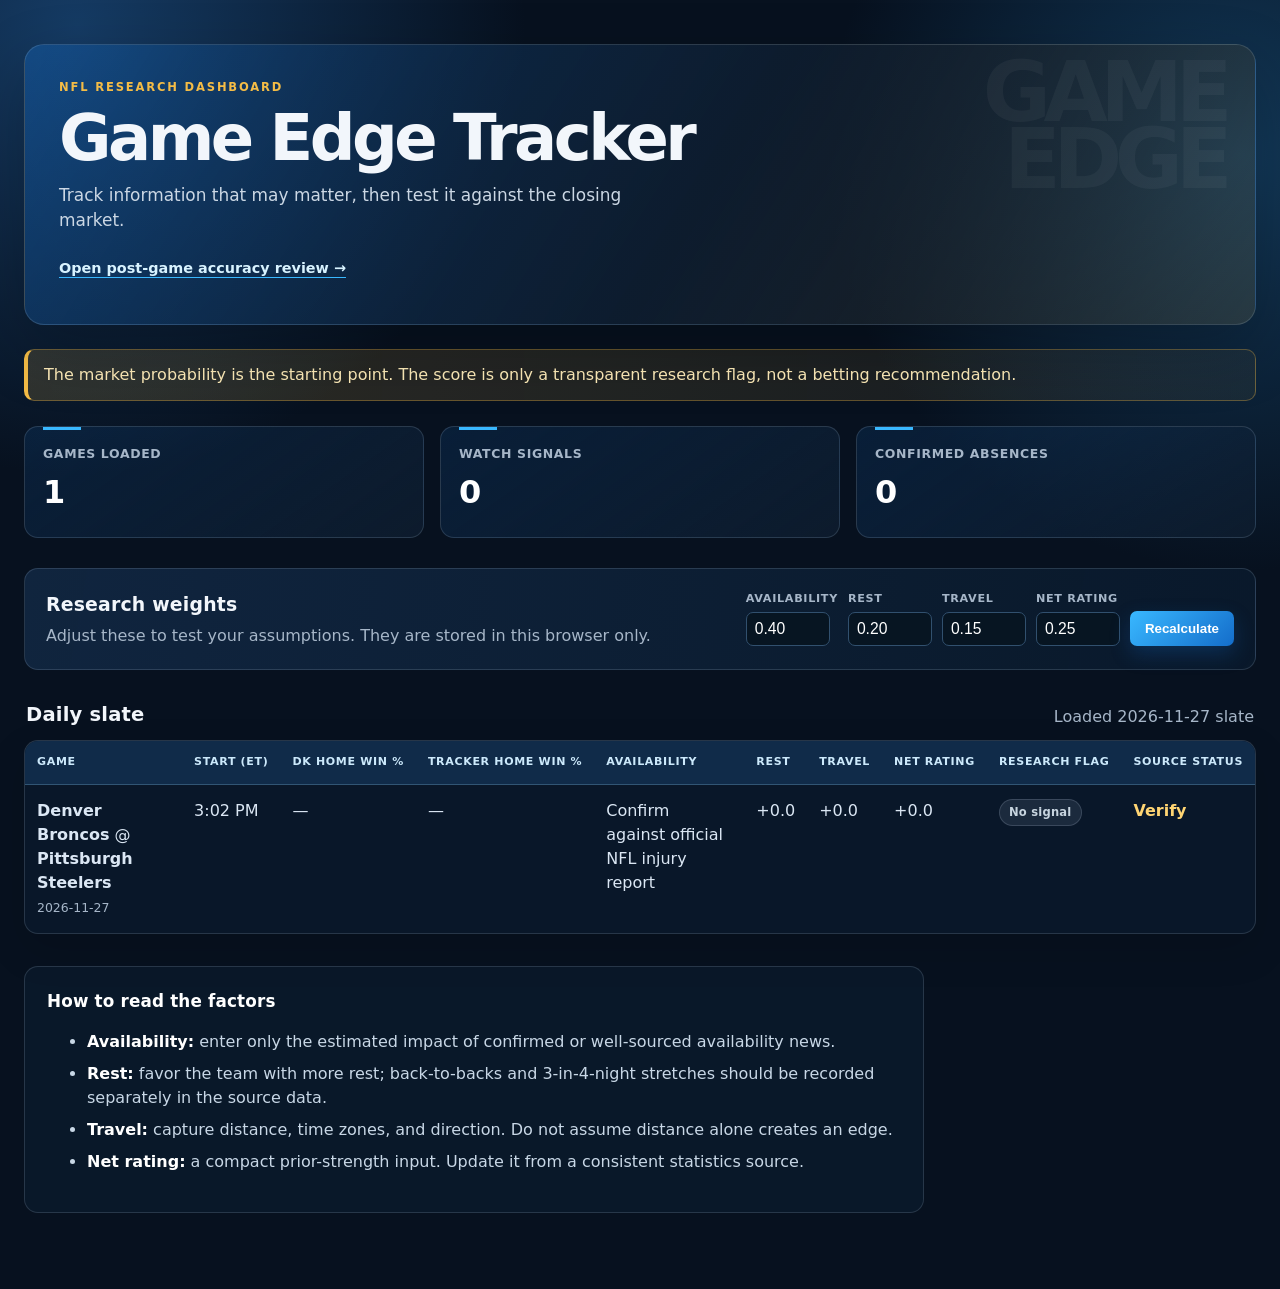
<file: index.html>
<!doctype html>
<html lang="en">
  <head>
    <meta charset="utf-8" />
    <meta name="viewport" content="width=device-width, initial-scale=1" />
    <meta name="description" content="Daily NBA game research tracker" />
    <title>Game Edge Tracker</title>
    <link rel="stylesheet" href="styles.css" />
  </head>
  <body>
    <main>
      <header>
        <p class="eyebrow">NFL research dashboard</p>
        <h1>Game Edge Tracker</h1>
        <p class="subtitle">Track information that may matter, then test it against the closing market.</p>
        <p><a class="analysis-link" href="analysis.html">Open post-game accuracy review →</a></p>
      </header>

      <section class="notice" aria-label="Method note">
        The market probability is the starting point. The score is only a transparent research flag, not a betting recommendation.
      </section>

      <section class="metrics" aria-label="Slate summary">
        <article><span>Games loaded</span><strong id="game-count">—</strong></article>
        <article><span>Watch signals</span><strong id="watch-count">—</strong></article>
        <article><span>Confirmed absences</span><strong id="absence-count">—</strong></article>
      </section>

      <section class="weights-section">
        <div>
          <h2>Research weights</h2>
          <p>Adjust these to test your assumptions. They are stored in this browser only.</p>
        </div>
        <div class="weight-controls">
          <label>Availability <input id="availability-weight" type="number" min="0" max="1" step="0.05" value="0.40" /></label>
          <label>Rest <input id="rest-weight" type="number" min="0" max="1" step="0.05" value="0.20" /></label>
          <label>Travel <input id="travel-weight" type="number" min="0" max="1" step="0.05" value="0.15" /></label>
          <label>Net rating <input id="rating-weight" type="number" min="0" max="1" step="0.05" value="0.25" /></label>
          <button id="recalculate" type="button">Recalculate</button>
        </div>
      </section>

      <section>
        <div class="section-heading">
          <h2>Daily slate</h2>
          <p id="data-status">Loading data…</p>
        </div>
        <div class="table-wrap">
          <table>
            <thead>
              <tr>
                <th>Game</th><th>Start (ET)</th><th>DK home win %</th><th>Tracker home win %</th><th>Availability</th><th>Rest</th><th>Travel</th><th>Net rating</th><th>Research flag</th><th>Source status</th>
              </tr>
            </thead>
            <tbody id="slate-body"></tbody>
          </table>
        </div>
      </section>

      <section class="method">
        <h2>How to read the factors</h2>
        <ul>
          <li><strong>Availability:</strong> enter only the estimated impact of confirmed or well-sourced availability news.</li>
          <li><strong>Rest:</strong> favor the team with more rest; back-to-backs and 3-in-4-night stretches should be recorded separately in the source data.</li>
          <li><strong>Travel:</strong> capture distance, time zones, and direction. Do not assume distance alone creates an edge.</li>
          <li><strong>Net rating:</strong> a compact prior-strength input. Update it from a consistent statistics source.</li>
        </ul>
      </section>
    </main>
    <script src="app.js"></script>
  </body>
</html>
</file>
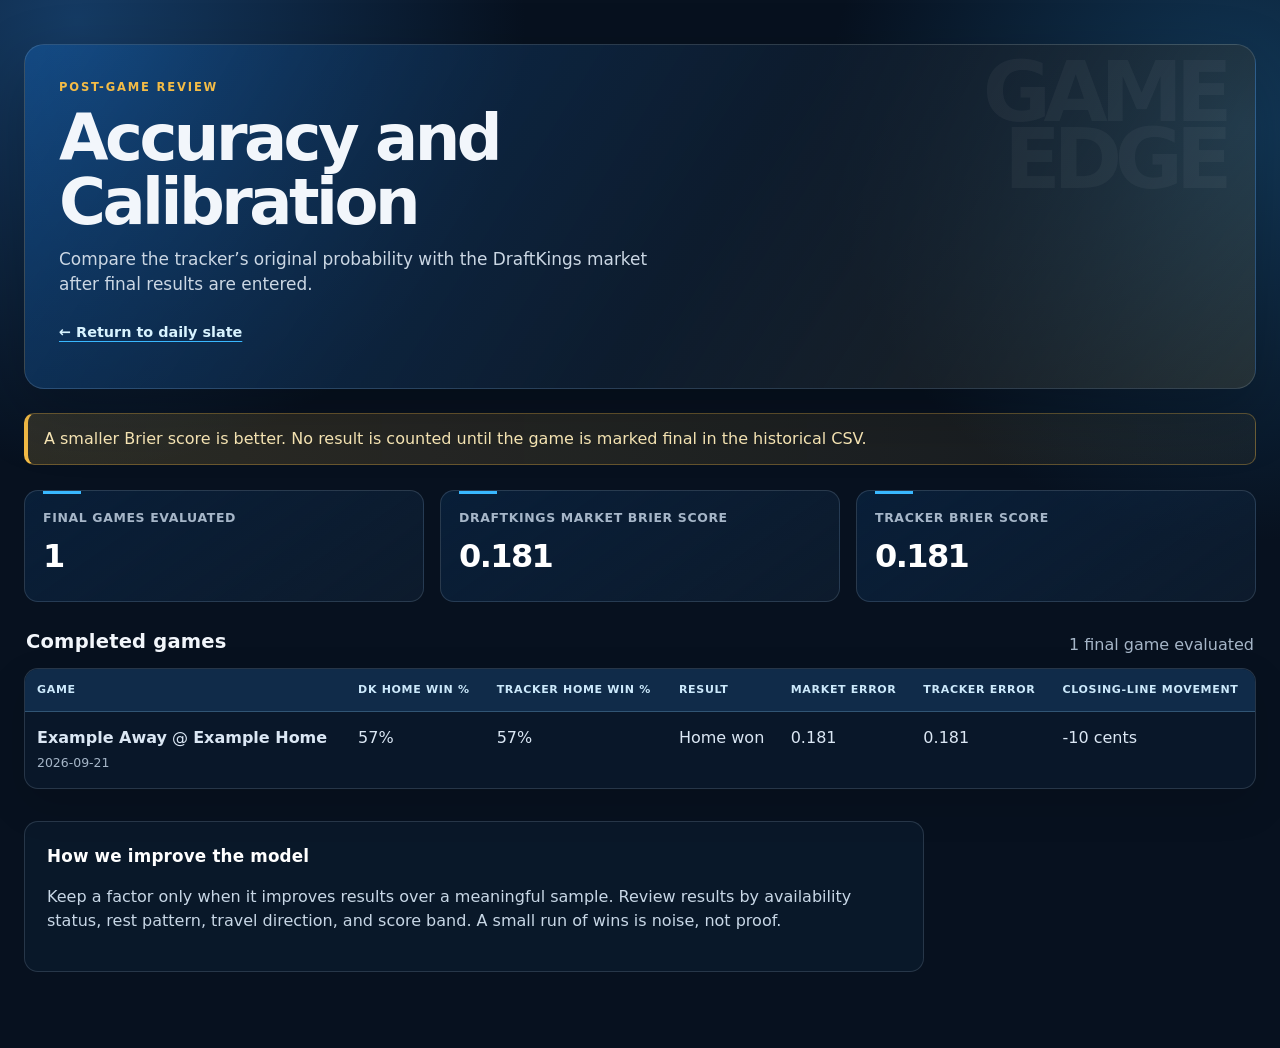
<file: analysis.html>
<!doctype html>
<html lang="en"><head><meta charset="utf-8" /><meta name="viewport" content="width=device-width, initial-scale=1" /><title>Game Edge Tracker — Accuracy Review</title><link rel="stylesheet" href="styles.css" /></head>
<body><main><header><p class="eyebrow">Post-game review</p><h1>Accuracy and Calibration</h1><p class="subtitle">Compare the tracker’s original probability with the DraftKings market after final results are entered.</p><p><a class="analysis-link" href="index.html">← Return to daily slate</a></p></header>
<section class="notice">A smaller Brier score is better. No result is counted until the game is marked final in the historical CSV.</section>
<section class="metrics"><article><span>Final games evaluated</span><strong id="final-count">—</strong></article><article><span>DraftKings market Brier score</span><strong id="market-brier">—</strong></article><article><span>Tracker Brier score</span><strong id="model-brier">—</strong></article></section>
<section><div class="section-heading"><h2>Completed games</h2><p id="analysis-status">Loading historical data…</p></div><div class="table-wrap"><table><thead><tr><th>Game</th><th>DK home win %</th><th>Tracker home win %</th><th>Result</th><th>Market error</th><th>Tracker error</th><th>Closing-line movement</th></tr></thead><tbody id="history-body"></tbody></table></div></section>
<section class="method"><h2>How we improve the model</h2><p>Keep a factor only when it improves results over a meaningful sample. Review results by availability status, rest pattern, travel direction, and score band. A small run of wins is noise, not proof.</p></section></main><script src="analysis.js"></script></body></html>
</file>
<file: styles.css>
:root { --bg:#07111f; --surface:#0e1d2f; --surface-2:#112641; --ink:#f2f6fb; --muted:#a6b6c8; --line:rgba(195,214,235,.16); --blue:#39b8ff; --blue-deep:#146dca; --gold:#f4bc46; --green:#55d98c; --red:#ff9a9a; }
* { box-sizing:border-box; }
body { min-height:100vh; margin:0; background:radial-gradient(circle at 6% 2%,#153b64 0,transparent 28rem),radial-gradient(circle at 97% 12%,#123858 0,transparent 26rem),var(--bg); color:var(--ink); font:16px/1.5 Inter,ui-sans-serif,system-ui,-apple-system,BlinkMacSystemFont,"Segoe UI",sans-serif; }
main { max-width:1320px; margin:0 auto; padding:44px 24px 76px; }
header { border:1px solid var(--line); border-radius:20px; box-shadow:0 24px 65px rgba(0,0,0,.22); padding:34px 34px 28px; position:relative; overflow:hidden; background:linear-gradient(122deg,rgba(20,109,202,.35),rgba(14,29,47,.92) 55%,rgba(244,188,70,.11)); }
header::after { content:"GAME\A EDGE"; white-space:pre; position:absolute; right:30px; top:15px; color:rgba(255,255,255,.045); font-size:5.2rem; font-weight:900; line-height:.8; letter-spacing:-.09em; text-align:right; pointer-events:none; }
h1 { margin:0; max-width:700px; font-size:clamp(2.25rem,5vw,4rem); letter-spacing:-.055em; line-height:1; }
h2 { margin:0; font-size:1.05rem; letter-spacing:.01em; }
.eyebrow { color:var(--gold); font-size:.72rem; font-weight:800; letter-spacing:.16em; margin:0 0 10px; text-transform:uppercase; }
.subtitle { color:#cbd7e4; font-size:1.06rem; margin:.8rem 0 0; max-width:590px; }.section-heading p,.weights-section p { color:var(--muted); margin:.35rem 0 0; }
.analysis-link { color:#d8f3ff; display:inline-block; font-size:.9rem; font-weight:700; margin-top:8px; text-decoration-color:var(--blue); text-underline-offset:4px; }.analysis-link:hover { color:var(--blue); }
.notice { background:linear-gradient(90deg,rgba(244,188,70,.16),rgba(244,188,70,.06)); border:1px solid rgba(244,188,70,.32); border-left:4px solid var(--gold); border-radius:10px; color:#ffedba; margin:24px 0; padding:13px 16px; }
.metrics { display:grid; gap:16px; grid-template-columns:repeat(3,minmax(0,1fr)); margin:25px 0; }
.metrics article { background:linear-gradient(145deg,rgba(20,109,202,.15),rgba(14,29,47,.86)); border:1px solid var(--line); border-radius:14px; min-height:112px; padding:18px; position:relative; overflow:hidden; }.metrics article::before { background:var(--blue); content:""; height:3px; left:18px; position:absolute; top:0; width:38px; }
.metrics span { color:var(--muted); display:block; font-size:.78rem; font-weight:700; letter-spacing:.05em; text-transform:uppercase; }.metrics strong { color:#fff; display:block; font-size:2rem; letter-spacing:-.05em; margin-top:4px; }
.weights-section { align-items:center; background:linear-gradient(100deg,rgba(17,38,65,.94),rgba(10,26,44,.9)); border:1px solid var(--line); border-radius:14px; display:flex; gap:24px; justify-content:space-between; margin:30px 0; padding:21px; }.weights-section h2 { font-size:1.18rem; }
.weight-controls { display:flex; flex-wrap:wrap; gap:10px; } label { color:var(--muted); font-size:.7rem; font-weight:800; letter-spacing:.06em; text-transform:uppercase; } input { background:#071522; border:1px solid #31506e; border-radius:7px; color:#fff; display:block; font-size:.98rem; margin-top:4px; padding:7px 8px; width:84px; } input:focus { border-color:var(--blue); box-shadow:0 0 0 3px rgba(57,184,255,.16); outline:0; }
button { align-self:end; background:linear-gradient(135deg,var(--blue),var(--blue-deep)); border:0; border-radius:7px; box-shadow:0 8px 20px rgba(20,109,202,.25); color:#fff; cursor:pointer; font-weight:800; padding:10px 15px; transition:transform .15s ease,filter .15s ease; } button:hover { filter:brightness(1.09); transform:translateY(-1px); }
.section-heading { align-items:end; display:flex; justify-content:space-between; margin:0 2px 11px; }.section-heading h2 { font-size:1.22rem; }
.table-wrap { background:rgba(10,25,43,.9); border:1px solid var(--line); border-radius:14px; box-shadow:0 16px 40px rgba(0,0,0,.13); overflow-x:auto; } table { border-collapse:separate; border-spacing:0; min-width:1100px; width:100%; } th { background:#102b49; border-bottom:1px solid #315574; color:#cce9fb; font-size:.69rem; font-weight:800; letter-spacing:.06em; padding:13px 12px; text-align:left; text-transform:uppercase; white-space:nowrap; } td { border-bottom:1px solid var(--line); color:#dbe7f4; padding:14px 12px; vertical-align:top; } tbody tr { transition:background .15s ease; } tbody tr:hover { background:rgba(57,184,255,.07); } tr:last-child td { border-bottom:0; } small { color:var(--muted); font-size:.78rem; }
.tag { border:1px solid transparent; border-radius:999px; display:inline-block; font-size:.72rem; font-weight:800; letter-spacing:.02em; padding:4px 9px; white-space:nowrap; }.watch { background:rgba(85,217,140,.15); border-color:rgba(85,217,140,.34); color:#8df0b3; }.neutral { background:rgba(166,182,200,.12); border-color:rgba(166,182,200,.22); color:#c7d4df; }.confirm { color:#82efa9; font-weight:800; }.unconfirmed { color:#ffd573; font-weight:800; }
.method { background:rgba(13,30,49,.58); border:1px solid var(--line); border-radius:14px; color:#c8d7e6; margin-top:32px; max-width:900px; padding:22px; }.method h2 { color:#fff; margin-bottom:7px; }.method li { margin:8px 0; }.method strong { color:#fff; }
@media (max-width:760px) { main { padding:22px 14px 50px; } header { padding:27px 22px; } header::after { display:none; }.metrics { grid-template-columns:1fr; }.weights-section,.section-heading { align-items:stretch; flex-direction:column; }.weight-controls { display:grid; grid-template-columns:repeat(2,1fr); }.weight-controls button { grid-column:span 2; }.weight-controls input { width:100%; } }
</file>
